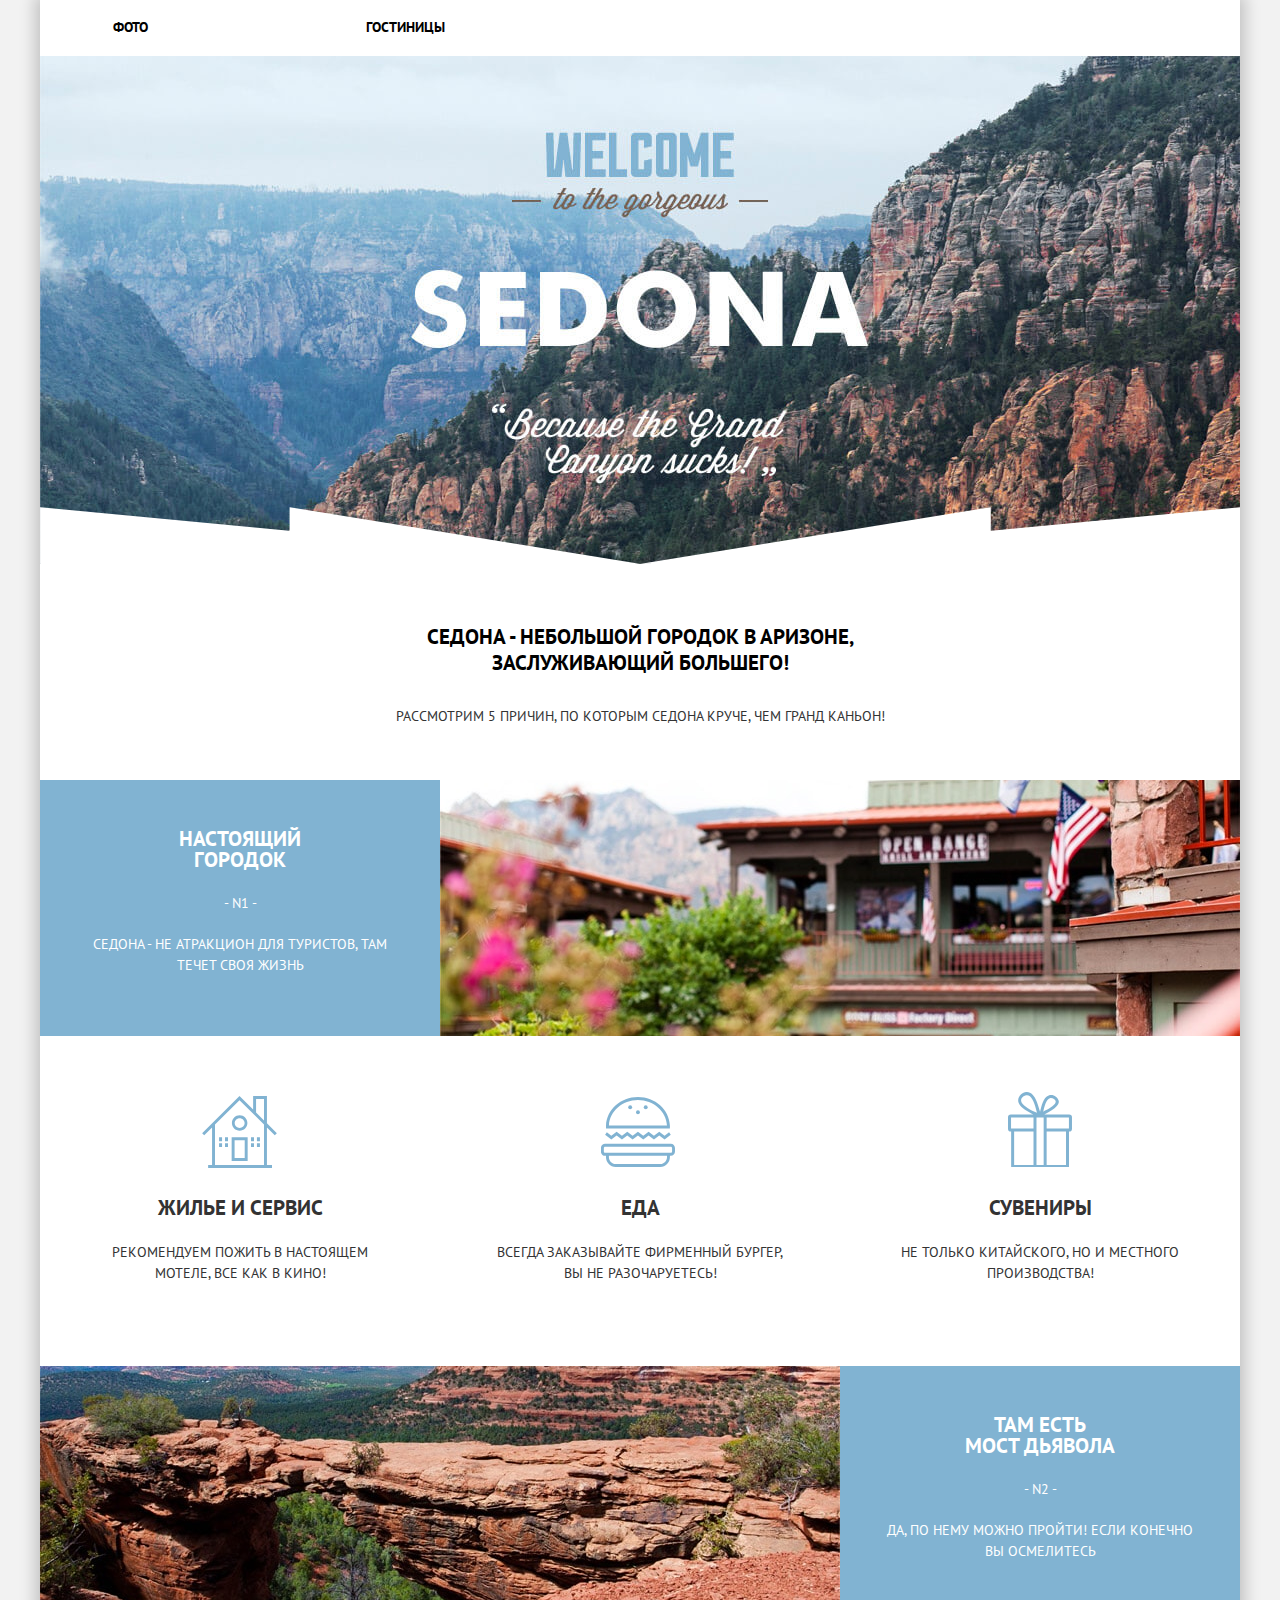
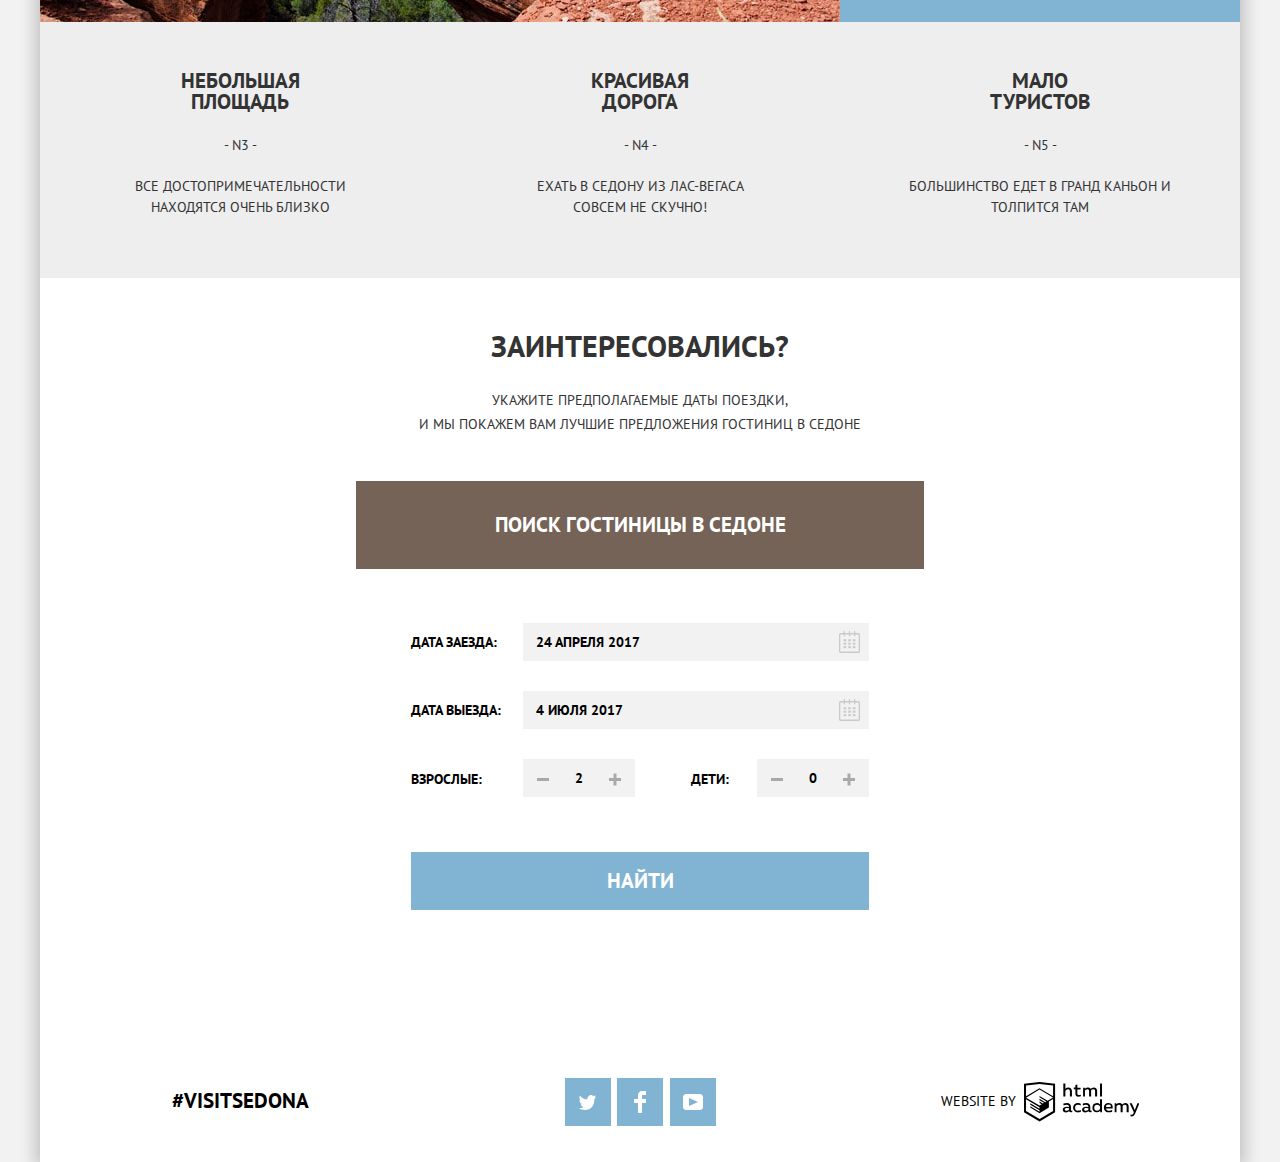
<file: index.html>
<!DOCTYPE html>
<html lang="ru">
  <head>
    <meta charset="utf-8">
    <title>HTML Academy: Седона</title>
    <link href="https://fonts.googleapis.com/css?family=PT+Sans:400,700&amp;subset=cyrillic" rel="stylesheet">
    <link href="css/normalize-min.css" rel="stylesheet">
    <link href="css/main-min.css" rel="stylesheet">
  </head>
  <body>
    <div class="page-wrapper">

      <header class="main-header">
        <nav class="nav">
          <a class="logo">
            <!-- <img src="img/logo.png" width="138" height="70" alt="Логотип городка Sedona"> -->
          </a>
          <ul class="menu">
            <!-- <li class="menu-item"><a href="info.html">Информация</a></li> -->
            <li class="menu-item"><a href="foto.html">Фото</a></li>
            <!-- <li class="menu-item"><a href="#">Карта штата</a></li> -->
            <li class="menu-item"><a href="hotels.html">Гостиницы</a></li>
          </ul>
        </nav>
      </header>

      <main class="main-content">
        <section class="promo">
          <h2 class="visually-hidden">Welcome to the gorgeous Sedonna</h2>
        </section>

        <section class="sigths">
          <header class="sigths-header">
            <h1>Cедона - небольшой городок в Аризоне,<br>заслуживающий большего!</h1>
            <p>
              Рассмотрим 5 причин, по которым Седона круче, чем Гранд Каньон!
            </p>
          </header>

          <h2 class="visually-hidden">Достопримечательности</h2>
          <ol class="sigths-list">
            <li class="sigths-item">
              <div class="sigths-item-blue">
                <div class="info">
                  <h3>Настоящий городок</h3>
                  <p>- N1 -</p>
                  <p>Седона - не атракцион для туристов, там течет своя жизнь</p>
                </div>
                <div class="wrapper-img">
                  <img class="sigths-img" src="img/index-town.jpg" width="800"
                    height="401" alt="Вид на красивейший городок">
                </div>
              </div>

              <section class="features">
                <h2 class="visually-hidden">Особенности</h2>
                <ul class="features-list">
                  <li class="features-item">
                    <h3>Жилье и сервис</h3>
                    <p>Рекомендуем пожить в настоящем мотеле, все как в кино!</p>
                  </li>
                  <li class="features-item">
                    <h3>Еда</h3>
                    <p>Всегда заказывайте фирменный бургер, вы не разочаруетесь!</p>
                  </li>
                  <li class="features-item">
                    <h3>Сувениры</h3>
                    <p>Не только китайского, но и местного производства!</p>
                  </li>
                </ul>
              </section>

            </li>
            <li class="sigths-item sigths-item-blue reverse">
              <div class="info">
                <h3>Там есть<br>мост дьявола</h3>
                <p>- N2 -</p>
                <p>Да, по нему можно пройти! Если конечно вы осмелитесь</p>
              </div>
              <div class="wrapper-img">
                <img class="sigths-img" src="img/index-bridge.jpg" width="800"
                  height="400" alt="Мост дьявола">
              </div>
            </li>
            <li class="sigths-item gray">
              <h3>Небольшая площадь</h3>
              <p>- N3 -</p>
              <p>Все достопримечательности находятся очень близко</p>
            </li>
            <li class="sigths-item gray">
              <h3>Красивая дорога</h3>
              <p>- N4 -</p>
              <p>Ехать в Седону из Лас-Вегаса совсем не скучно!</p>
            </li>
            <li class="sigths-item gray">
              <h3>Мало туристов</h3>
              <p>- N5 -</p>
              <p>Большинство едет в Гранд Каньон и толпится там</p>
            </li>
          </ol>
        </section>

        <section class="search">
          <h2 class="search-caption">Заинтересовались?</h2>
          <p>
            Укажите предполагаемые даты поездки,<br>
            и мы покажем Вам лучшие предложения гостиниц в Седоне
          </p>
          <button class="searh-button button-brown" type="button">Поиск гостиницы в Седоне</button>
          <form class="search-form" action="https://echo.htmlacademy.ru" method="post">
            <fieldset>
              <legend class="visually-hidden">Поиск гостиницы</legend>
              <div class="search-item date">
                <label for="arrival">Дата заезда:</label>
                <input type="text" name="arrival" id="arrival" value="24 апреля 2017">
                <button class="calendar-button" type="button" name="calendar">
                  <svg version="1.1" xmlns="http://www.w3.org/2000/svg" xmlns:xlink="http://www.w3.org/1999/xlink" x="0px" y="0px"
                  	width="21px" height="22px" viewBox="0 0 21 22" enable-background="new 0 0 21 22" xml:space="preserve" fill="#cacaca">
                    <path  d="M19.251,2.025h-2.845V0.648c0-0.381-0.294-0.689-0.656-0.689c-0.363,0-0.656,0.308-0.656,0.689v1.377h-3.938V0.648
                    	c0-0.381-0.294-0.689-0.655-0.689c-0.363,0-0.657,0.308-0.657,0.689v1.377H5.906V0.648c0-0.381-0.294-0.689-0.656-0.689
                    	c-0.363,0-0.657,0.308-0.657,0.689v1.377H1.75C0.784,2.025,0,2.847,0,3.862v16.302C0,21.179,0.784,22,1.75,22h17.501
                    	C20.217,22,21,21.179,21,20.164V3.862C21,2.847,20.217,2.025,19.251,2.025z M19.688,20.164c0,0.253-0.195,0.459-0.437,0.459H1.75
                    	c-0.241,0-0.438-0.206-0.438-0.459V3.862c0-0.253,0.196-0.459,0.438-0.459h2.844v1.378c0,0.381,0.294,0.689,0.657,0.689
                    	c0.362,0,0.656-0.308,0.656-0.689V3.403h3.938v1.378c0,0.381,0.294,0.689,0.657,0.689c0.361,0,0.655-0.308,0.655-0.689V3.403h3.938
                    	v1.378c0,0.381,0.293,0.689,0.656,0.689c0.362,0,0.656-0.308,0.656-0.689V3.403h2.845c0.241,0,0.437,0.206,0.437,0.459V20.164z"/>
                    <rect x="4.594" y="8.225" width="2.625" height="2.066"/>
                    <rect x="4.594" y="11.668" width="2.625" height="2.067"/>
                    <rect x="4.594" y="15.112" width="2.625" height="2.066"/>
                    <rect x="9.188" y="15.112" width="2.625" height="2.066"/>
                    <rect x="9.188" y="11.668" width="2.625" height="2.067"/>
                    <rect x="9.188" y="8.225" width="2.625" height="2.066"/>
                    <rect x="13.781" y="15.112" width="2.625" height="2.066"/>
                    <rect x="13.781" y="11.668" width="2.625" height="2.067"/>
                    <rect x="13.781" y="8.225" width="2.625" height="2.066"/>
                  </svg>
                </button>
              </div>
              <div class="search-item date">
                <label for="departure">Дата выезда:</label>
                <input type="text" name="departure" id="departure" value="4 июля 2017">
                <button class="calendar-button" type="button" name="calendar">
                  <svg version="1.1" xmlns="http://www.w3.org/2000/svg" xmlns:xlink="http://www.w3.org/1999/xlink" x="0px" y="0px"
                    width="21px" height="22px" viewBox="0 0 21 22" enable-background="new 0 0 21 22" xml:space="preserve" fill="#cacaca">
                    <path  d="M19.251,2.025h-2.845V0.648c0-0.381-0.294-0.689-0.656-0.689c-0.363,0-0.656,0.308-0.656,0.689v1.377h-3.938V0.648
                      c0-0.381-0.294-0.689-0.655-0.689c-0.363,0-0.657,0.308-0.657,0.689v1.377H5.906V0.648c0-0.381-0.294-0.689-0.656-0.689
                      c-0.363,0-0.657,0.308-0.657,0.689v1.377H1.75C0.784,2.025,0,2.847,0,3.862v16.302C0,21.179,0.784,22,1.75,22h17.501
                      C20.217,22,21,21.179,21,20.164V3.862C21,2.847,20.217,2.025,19.251,2.025z M19.688,20.164c0,0.253-0.195,0.459-0.437,0.459H1.75
                      c-0.241,0-0.438-0.206-0.438-0.459V3.862c0-0.253,0.196-0.459,0.438-0.459h2.844v1.378c0,0.381,0.294,0.689,0.657,0.689
                      c0.362,0,0.656-0.308,0.656-0.689V3.403h3.938v1.378c0,0.381,0.294,0.689,0.657,0.689c0.361,0,0.655-0.308,0.655-0.689V3.403h3.938
                      v1.378c0,0.381,0.293,0.689,0.656,0.689c0.362,0,0.656-0.308,0.656-0.689V3.403h2.845c0.241,0,0.437,0.206,0.437,0.459V20.164z"/>
                    <rect x="4.594" y="8.225" width="2.625" height="2.066"/>
                    <rect x="4.594" y="11.668" width="2.625" height="2.067"/>
                    <rect x="4.594" y="15.112" width="2.625" height="2.066"/>
                    <rect x="9.188" y="15.112" width="2.625" height="2.066"/>
                    <rect x="9.188" y="11.668" width="2.625" height="2.067"/>
                    <rect x="9.188" y="8.225" width="2.625" height="2.066"/>
                    <rect x="13.781" y="15.112" width="2.625" height="2.066"/>
                    <rect x="13.781" y="11.668" width="2.625" height="2.067"/>
                    <rect x="13.781" y="8.225" width="2.625" height="2.066"/>
                  </svg>
                </button>
              </div>
              <div class="search-item persons">
                <div class="search-adult">
                  <label for="adult">Взрослые:</label>
                  <button class="person-minus" type="button" name="button-minus"><span class="visually-hidden">-</span></button>
                  <input type="text" name="adult" id="adult" value="2">
                  <button class="person-plus" type="button" name="button-plus"><span class="visually-hidden">+</span></button>
                </div>
                <div class="search-children">
                  <label class="search-label-children" for="children">Дети:</label>
                  <button class="person-minus" type="button" name="button-minus"><span class="visually-hidden">-</span></button>
                  <input type="text" name="children" id="children" value="0">
                  <button class="person-plus" type="button" name="button-plus"><span class="visually-hidden">+</span></button>
                </div>
              </div>
              <button class="find-button button-blue" type="submit" name="search-hotels">Найти</button>
            </fieldset>
          </form>
        </section>

        <section class="map">
          <h2 class="visually-hidden">Как приехать в Седонну</h2>
          <iframe class="map-google" src="https://www.google.com/maps/embed?pb=!1m18!1m12!1m3!1d838910.231869137!2d-111.92577339491116!3d34.78094917663476!2m3!1f0!2f0!3f0!3m2!1i1024!2i768!4f13.1!3m3!1m2!1s0x872da132f942b00d%3A0x5548c523fa6c8efd!2z0KHQtdC00L7QvdCwLCDQkNGA0LjQt9C-0L3QsCA4NjMzNiwg0KHQqNCQ!5e0!3m2!1sru!2sby!4v1522406996345"
            width="1200" height="593" allowfullscreen></iframe>
          <img class="map-img visually-hidden" src="img/index-map.png" width="1200" height="593"
            alt="Как проехать в Седону">
        </section>
      </main>

      <footer class="main-footer">
        <p class="footer-item heshtag">
          <span class="hechtag-center">#Visitsedona</span>
        </p>

        <div class="footer-item social">
          <ul class="footer-social">
            <li>
              <a class="social-button button-blue tw" href="#">
                <span class="visually-hidden">twitter</span>
                <svg version="1.1" xmlns="http://www.w3.org/2000/svg" xmlns:xlink="http://www.w3.org/1999/xlink" x="0px" y="0px"
  	              width="17px" height="15px" viewBox="0 0 17 15" enable-background="new 0 0 17 15" xml:space="preserve">
              		<path fill="#FFFFFF" d="M10.95,0.144c1.685-0.496,2.984,0.27,3.577,1.179c0.673-0.231,1.331-0.481,2.011-0.708
              			c-0.004,0.861-0.522,1.513-0.857,1.768c0.685,0.17,1.304-0.491,1.304-0.491c-0.169,1-1.006,1.788-1.563,2.024
              			c-0.231,6.75-3.175,11.217-10.077,11.082c-0.522,0,0.075,0-0.446,0c-0.41,0-4.164-0.46-4.898-1.887
              			c2.271,0.196,3.893-0.422,4.693-1.177c-0.96-0.3-2.679-0.477-2.979-2.95C2.064,9.09,2.279,9.212,2.905,9.103
              			C1.705,8.247,0.374,7.53,0.448,5.33c0.285,0.328,1.067,0.536,1.34,0.472c-0.703-0.241-1.97-3.36-0.894-4.952
              			c1.818,1.854,3.735,3.606,7.152,3.773C8.254,2.33,9.183,0.793,10.95,0.144z"/>
                </svg>
              </a>
            </li>
            <li>
              <a class="social-button button-blue fb" href="#">
                <span class="visually-hidden">facebook</span>
                <svg version="1.1" id="Layer_2" xmlns="http://www.w3.org/2000/svg" xmlns:xlink="http://www.w3.org/1999/xlink" x="0px" y="0px"
	                width="12px" height="22px" viewBox="0 0 12 22" enable-background="new 0 0 12 22" xml:space="preserve">
                  <path fill="#FFFFFF" d="M12,4V0H8C5.791,0,4,1.791,4,4v4H0v4h4v10h4V12h4V8H8V4H12z"/>
                </svg>
              </a>
            </li>
            <li>
              <a class="social-button button-blue yt" href="#"><span class="visually-hidden">youtube</span>
                <svg version="1.1" xmlns="http://www.w3.org/2000/svg" xmlns:xlink="http://www.w3.org/1999/xlink" x="0px" y="0px"
                  width="20px" height="16px" viewBox="0 0 20 16" enable-background="new 0 0 20 16" xml:space="preserve">
                  <path fill="#FFFFFF" d="M17,0H3C1.35,0,0,1.35,0,3v10c0,1.65,1.35,3,3,3h14c1.65,0,3-1.35,3-3V3C20,1.35,18.65,0,17,0z
                  M6.027,11.998V4.002L15.014,8L6.027,11.998z"/>
                </svg>
              </a>
            </li>
          </ul>
        </div>

        <p class="footer-item copyright">
            <span>Website by</span>
            <a class="copyright-icon" href="https://htmlacademy.ru/intensive/htmlcss" target="_blank">
              <span class="visually-hidden">html academi</span>
              <svg data-name="Layer 1" xmlns="http://www.w3.org/2000/svg" viewBox="0 0 113 39"><title>logo_name</title><path d="M401.93,351.51a2.07,2.07,0,0,0,.58-0.11v1.4a3.41,3.41,0,0,1-1.24.22,1.75,1.75,0,0,1-1.75-1,5.08,5.08,0,0,1-3.3,1.13c-1.59,0-3.06-.87-3.06-2.68,0-2.24,2.08-2.93,3.9-2.93a11.63,11.63,0,0,1,2.28.26v-0.31c0-1.09-.8-1.86-2.3-1.86a7.79,7.79,0,0,0-3.15.67v-1.79a10.72,10.72,0,0,1,3.35-.58c2.48,0,4,1.18,4,3.83v3.14A0.57,0.57,0,0,0,401.93,351.51Zm-6.76-1.19a1.42,1.42,0,0,0,1.64,1.29,3.56,3.56,0,0,0,2.53-1V349.1a10.21,10.21,0,0,0-1.9-.22C396.34,348.89,395.17,349.23,395.17,350.33Z" transform="translate(-355.09 -323.29)" fill="#000"/><path d="M408.15,343.91a5.29,5.29,0,0,1,2.7.67v1.79a4.28,4.28,0,0,0-2.42-.73,2.89,2.89,0,1,0,0,5.76,5.26,5.26,0,0,0,2.55-.67v1.8a6.58,6.58,0,0,1-2.9.6,4.42,4.42,0,0,1-4.72-4.54A4.54,4.54,0,0,1,408.15,343.91Z" transform="translate(-355.09 -323.29)" fill="#000"/><path d="M420.93,351.51a2.07,2.07,0,0,0,.58-0.11v1.4a3.41,3.41,0,0,1-1.24.22,1.75,1.75,0,0,1-1.75-1,5.08,5.08,0,0,1-3.3,1.13c-1.59,0-3.06-.87-3.06-2.68,0-2.24,2.08-2.93,3.9-2.93a11.63,11.63,0,0,1,2.28.26v-0.31c0-1.09-.8-1.86-2.3-1.86a7.79,7.79,0,0,0-3.15.67v-1.79a10.72,10.72,0,0,1,3.35-.58c2.48,0,4,1.18,4,3.83v3.14A0.57,0.57,0,0,0,420.93,351.51Zm-6.76-1.19a1.42,1.42,0,0,0,1.64,1.29,3.56,3.56,0,0,0,2.53-1V349.1a10.21,10.21,0,0,0-1.9-.22C415.33,348.89,414.17,349.23,414.17,350.33Z" transform="translate(-355.09 -323.29)" fill="#000"/><path d="M431.76,340.14V352.9H430v-1.39a4.07,4.07,0,0,1-3.35,1.62,4.62,4.62,0,0,1,0-9.22,4,4,0,0,1,3.15,1.37v-5.14h2ZM427,345.62a2.9,2.9,0,0,0,0,5.8,3,3,0,0,0,2.79-1.84v-2.13A3.06,3.06,0,0,0,427,345.62Z" transform="translate(-355.09 -323.29)" fill="#000"/><path d="M438.08,343.91c3.48,0,4.68,2.81,4.12,5.34h-6.58c0.22,1.57,1.75,2.22,3.35,2.22a6.41,6.41,0,0,0,2.77-.62v1.68a7.5,7.5,0,0,1-3.14.6c-2.68,0-5-1.53-5-4.61A4.39,4.39,0,0,1,438.08,343.91Zm0.09,1.62a2.39,2.39,0,0,0-2.57,2.26h4.85A2.06,2.06,0,0,0,438.17,345.53Z" transform="translate(-355.09 -323.29)" fill="#000"/><path d="M444.19,352.9v-8.75h1.73v1.09a4,4,0,0,1,2.92-1.33,3,3,0,0,1,2.73,1.4,4.33,4.33,0,0,1,3.06-1.4,3.21,3.21,0,0,1,3.32,3.52v5.47h-2v-5.41a1.67,1.67,0,0,0-1.73-1.84,2.94,2.94,0,0,0-2.17,1.18c0,0.2,0,.4,0,0.6v5.47h-2v-5.41a1.67,1.67,0,0,0-1.73-1.84,3.11,3.11,0,0,0-2.32,1.35v5.91h-2Z" transform="translate(-355.09 -323.29)" fill="#000"/><path d="M466.56,344.15h2l-4.1,9.93c-0.95,2.28-2.19,3-3.52,3a5,5,0,0,1-1.15-.15v-1.66a3,3,0,0,0,.89.13c0.95,0,1.66-.67,2.17-2l0.18-.44-4.16-8.82H461l3,6.6Z" transform="translate(-355.09 -323.29)" fill="#000"/><path d="M395.75,324.82v5a4,4,0,0,1,2.83-1.2,3.41,3.41,0,0,1,3.61,3.57v5.41h-2v-5.16a1.9,1.9,0,0,0-2-2.1,3.08,3.08,0,0,0-2.44,1.46v5.8h-2V324.82h2Z" transform="translate(-355.09 -323.29)" fill="#000"/><path d="M407.52,325.71v3.12h3.17v1.71h-3.17v4c0,1.15.53,1.53,1.66,1.53a4.71,4.71,0,0,0,1.77-.35v1.68a7.14,7.14,0,0,1-2.35.38,2.68,2.68,0,0,1-3-2.88v-4.38H404v-1.71h1.57v-2.64Z" transform="translate(-355.09 -323.29)" fill="#000"/><path d="M413.19,337.58v-8.75h1.73v1.09a4,4,0,0,1,2.92-1.33,3,3,0,0,1,2.73,1.4,4.33,4.33,0,0,1,3.06-1.4,3.21,3.21,0,0,1,3.32,3.52v5.47h-2v-5.41a1.67,1.67,0,0,0-1.73-1.84,2.94,2.94,0,0,0-2.17,1.18c0,0.2,0,.4,0,0.6v5.47h-2v-5.41a1.67,1.67,0,0,0-1.73-1.84,3.11,3.11,0,0,0-2.32,1.35v5.91h-2Z" transform="translate(-355.09 -323.29)" fill="#000"/><rect x="74.72" y="1.52" width="1.95" height="12.76" fill="#000"/><path d="M370.53,323.31l-0.16,0-15.28,1.6v28L370.37,362l15.28-9.09v-28Zm13.12,28.45-13.28,7.9-13.28-7.9V340.28l13.22,7.87,0,1.43-9.07-5.4v1.38l9.11,5.47,0,1.46-9.1-5.42v1.38l9.11,5.47h0l9.19-5.5v-1.39h0v-4.52l4.1-2.45v11.67Zm0-13.16L380,340.74h0l-1.68,1-8-4.76v1.38l6.84,4.07-0.06,0-0.15.09-1,.57-5.64-3.36v1.38l4.45,2.65-1.05.7,0,0-3.36-2v1.38l2.21,1.3-2.25,1.35-13.16-7.82,13.17-7.92h0Zm0-1.39-13.35-7.87h0l-13.2,7.86v-10.5l13.28-1.39,13.28,1.39v10.51Z" transform="translate(-355.09 -323.29)" fill="#000"/></svg>
            </a>
        </p>
      </footer>
    </div>
    <script src="js/javas-min.js"></script>
  </body>
</html>
</file>
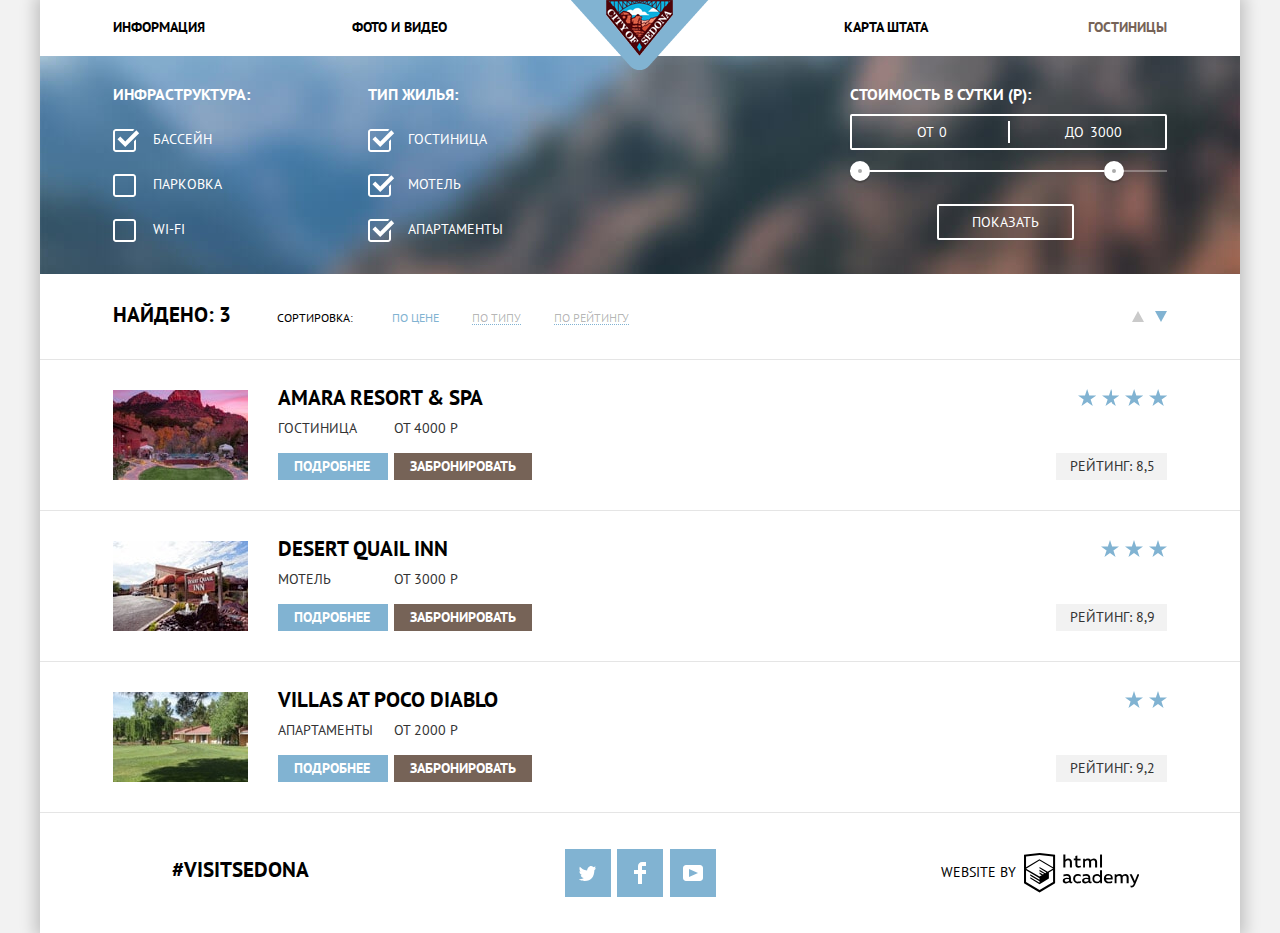
<file: hotels.html>
<!DOCTYPE html>
<html lang="ru">
  <head>
    <meta charset="utf-8">
    <title>HTML Academy: Седона</title>
    <link href="https://fonts.googleapis.com/css?family=PT+Sans:400,700&amp;subset=cyrillic" rel="stylesheet">
    <link href="css/normalize-min.css" rel="stylesheet">
    <link href="css/main-min.css" rel="stylesheet">
  </head>
  <body>
    <div class="page-wrapper">

      <header class="main-header">
        <nav class="nav">
          <a class="logo" href="index.html">
            <img src="img/logo.png" width="138" height="70" alt="Логотип городка Sedona">
          </a>
            <ul class="menu">
              <li class="menu-item"><a href="info.html">Информация</a></li>
              <li class="menu-item"><a href="foto.html">Фото и видео</a></li>
              <li class="menu-item"><a href="#">Карта штата</a></li>
              <li class="menu-item"><a  class="menu-active">Гостиницы</a></li>
            </ul>
        </nav>
      </header>

      <main class="main-content">
        <h1 class="visually-hidden">Поиск гостиниц</h1>

        <section class="filtres">
          <h2 class="visually-hidden">Фильтр поиска гостиницы</h2>

          <form class="filtres-form" action="https://echo.htmlacademy.ru"
            method="get" oninput="min_result.value=min_price.value; max_result.value=max_price.value">
            <fieldset class="infrastructure">
              <legend>Инфраструктура:</legend>
              <ul>
                <li class="filtres-option">
                  <label>
                    <input class="visually-hidden" type="checkbox" name="pool" id="pool" checked>
                    Бассейн
                    <span class="checkbox-indicator"></span>
                  </label>
                </li>
                <li class="filtres-option">
                  <label>
                    <input class="visually-hidden" type="checkbox" name="parking" id="parking">
                    Парковка
                    <span class="checkbox-indicator"></span>
                  </label>
                </li>
                <li class="filtres-option">
                  <label>
                    <input class="visually-hidden" type="checkbox" name="wi-fi" id="wi-fi">
                    Wi-fi
                    <span class="checkbox-indicator"></span>
                  </label>
                </li>
              </ul>
            </fieldset>

            <fieldset class="hotel-type">
              <legend>Тип жилья:</legend>
              <ul>
                <li class="filtres-option">
                  <label>
                    <input class="visually-hidden" type="checkbox" name="hotel" id="hotel" checked>
                    Гостиница
                    <span class="checkbox-indicator"></span>
                  </label>
                </li>
                <li class="filtres-option">
                  <label>
                    <input class="visually-hidden" type="checkbox" name="motel" id="motel" checked>
                    Мотель
                    <span class="checkbox-indicator"></span>
                  </label>
                </li>
                <li class="filtres-option">
                  <label>
                    <input class="visually-hidden" type="checkbox" name="apartments" id="apartments" checked>
                    Апартаменты
                    <span class="checkbox-indicator"></span>
                  </label>
                </li>
              </ul>
            </fieldset>

            <div class="cost-container">
              <div class="filter-range">
                <div class="filter-range-title">Стоимость в сутки (р):</div>
                <div class="price-controls">
                  <label class="min-price">от <input type="text" name="min-price" value="0"></label>
                  <label class="max-price">до <input type="text" name="max-price" value="3000"></label>
                </div>
                <div class="range-controls">
                  <div class="scale">
                    <div class="bar"></div>
                  </div>
                  <div class="range-toggle range-toggle-min"></div>
                  <div class="range-toggle range-toggle-max"></div>
                </div>
                <button class="btn-transparent" type="submit">Показать</button>
              </div>
            </div>
          </form>
        </section>

        <section class="sorting">
          <h2 class="visually-hidden">Сортировка найденного</h2>
          <p class="title">Найдено: <output name="filter-result">3</output></p>
          <p class="type">Сортировка:</p>
          <ul class="sorting-list">
            <li class="sorting-item">
              <button class="sorting-button active" type="button" name="sorting-value">По цене</button>
            </li>
            <li class="sorting-item">
              <button class="sorting-button" type="button" name="sorting-typ">По типу</button>
            </li>
            <li class="sorting-item">
              <button class="sorting-button" type="button" name="sorting-rating">По рейтингу</button>
            </li>
          </ul>

          <div class="sorting-arrow">
            <button class="arrow-button arrow-up" type="button" name="sorting-ascending">
              <span class="visually-hidden">по возрастанию</span>
            </button>
            <button class="arrow-button arrow-down arrow-active" type="button" name="sorting-descending">
              <span class="visually-hidden">по убыванию</span>
            </button>
          </div>
        </section>

        <section class="hotels">
          <h2 class="visually-hidden">Список гостиниц</h2>

          <ul class="hotels-list">
            <li class="hotels-item">
              <img src="img/hotels-amara.jpg" width="135" height="90" alt="Гостиница Amara Resort & SPA">

              <div class="hotels-info">
                <h3>
                  <a class="hotel-name" href="hotel-1.html">Amara Resort & SPA</a>
                </h3>
                <div class="hotels-info-wrap">
                  <div class="hotels-info-left">
                    <span class="hotels-item-type">Гостиница</span>
                    <a class="hotels-button button-blue" href="hotel-1.html">Подробнее</a>
                  </div>
                  <div class="hotels-info-right">
                    <span class="hotels-item-value">от 4000 Р</span>
                    <button class="hotels-button button-brown" type="button"
                      name="amara-book">Забронировать</button>
                  </div>
                </div>
              </div>

              <div class="ratings">
                <div class="ratings-stars four-stars">
                  <span class="visually-hidden">****</span>
                </div>
                <span class="ratings-visitor">Рейтинг: 8,5</span>
              </div>
            </li>

            <li class="hotels-item">
              <img src="img/hotels-desert.jpg" width="135" height="90" alt="Мотель Desert Quail Inn">

              <div class="hotels-info">
                <h3>
                  <a class="hotel-name" href="hotel-2.html">Desert Quail Inn</a>
                </h3>
                <div class="hotels-info-wrap">
                  <div class="hotels-info-left">
                    <span class="hotels-item-type">Мотель</span>
                    <a class="hotels-button button-blue" href="hotel-2.html">Подробнее</a>
                  </div>
                  <div class="hotels-info-right">
                    <span class="hotels-item-value">от 3000 Р</span>
                    <button class="hotels-button button-brown" type="button"
                      name="desert-book">Забронировать</button>
                  </div>
                </div>
              </div>

              <div class="ratings">
                <div class="ratings-stars three-stars">
                  <span class="visually-hidden">***</span>
                </div>
                <span class="ratings-visitor">Рейтинг: 8,9</span>
              </div>
            </li>

            <li class="hotels-item">
              <img src="img/hotels-villas.jpg" width="135" height="90"
                alt="Апартаменты Villas At Poco Diablo">

              <div class="hotels-info">
                <h3>
                  <a class="hotel-name" href="hotel-3.html">Villas At Poco Diablo</a>
                </h3>
                <div class="hotels-info-wrap">
                  <div class="hotels-info-left">
                    <span class="hotels-item-type">Апартаменты</span>
                    <a class="hotels-button button-blue" href="hotel-3.html">Подробнее</a>
                  </div>
                  <div class="hotels-info-right">
                    <span class="hotels-item-value">от 2000 Р</span>
                    <button class="hotels-button button-brown" type="button"
                      name="villas-book">Забронировать</button>
                  </div>
                </div>
              </div>

              <div class="ratings">
                <div class="ratings-stars two-stars">
                  <span class="visually-hidden">**</span>
                </div>
                <span class="ratings-visitor">Рейтинг: 9,2</span>
              </div>
            </li>
          </ul>
        </section>
      </main>

      <footer class="main-footer footer-hotels">
        <p class="footer-item heshtag">
          <span class="center">#Visitsedona</span>
        </p>

        <div class="footer-item social">
          <ul class="footer-social">
            <li>
              <a class="social-button button-blue tw" href="#">
                <span class="visually-hidden">twitter</span>
                <svg version="1.1" xmlns="http://www.w3.org/2000/svg" xmlns:xlink="http://www.w3.org/1999/xlink" x="0px" y="0px"
                  width="17px" height="15px" viewBox="0 0 17 15" enable-background="new 0 0 17 15" xml:space="preserve">
                  <path fill="#FFFFFF" d="M10.95,0.144c1.685-0.496,2.984,0.27,3.577,1.179c0.673-0.231,1.331-0.481,2.011-0.708
                    c-0.004,0.861-0.522,1.513-0.857,1.768c0.685,0.17,1.304-0.491,1.304-0.491c-0.169,1-1.006,1.788-1.563,2.024
                    c-0.231,6.75-3.175,11.217-10.077,11.082c-0.522,0,0.075,0-0.446,0c-0.41,0-4.164-0.46-4.898-1.887
                    c2.271,0.196,3.893-0.422,4.693-1.177c-0.96-0.3-2.679-0.477-2.979-2.95C2.064,9.09,2.279,9.212,2.905,9.103
                    C1.705,8.247,0.374,7.53,0.448,5.33c0.285,0.328,1.067,0.536,1.34,0.472c-0.703-0.241-1.97-3.36-0.894-4.952
                    c1.818,1.854,3.735,3.606,7.152,3.773C8.254,2.33,9.183,0.793,10.95,0.144z"/>
                </svg>
              </a>
            </li>
            <li>
              <a class="social-button button-blue fb" href="#">
                <span class="visually-hidden">facebook</span>
                <svg version="1.1" id="Layer_2" xmlns="http://www.w3.org/2000/svg" xmlns:xlink="http://www.w3.org/1999/xlink" x="0px" y="0px"
                  width="12px" height="22px" viewBox="0 0 12 22" enable-background="new 0 0 12 22" xml:space="preserve">
                  <path fill="#FFFFFF" d="M12,4V0H8C5.791,0,4,1.791,4,4v4H0v4h4v10h4V12h4V8H8V4H12z"/>
                </svg>
              </a>
            </li>
            <li>
              <a class="social-button button-blue yt" href="#">
                <span class="visually-hidden">youtube</span>
                <svg version="1.1" xmlns="http://www.w3.org/2000/svg" xmlns:xlink="http://www.w3.org/1999/xlink" x="0px" y="0px"
                  width="20px" height="16px" viewBox="0 0 20 16" enable-background="new 0 0 20 16" xml:space="preserve">
                  <path fill="#FFFFFF" d="M17,0H3C1.35,0,0,1.35,0,3v10c0,1.65,1.35,3,3,3h14c1.65,0,3-1.35,3-3V3C20,1.35,18.65,0,17,0z
                    M6.027,11.998V4.002L15.014,8L6.027,11.998z"/>
                </svg>
              </a>
            </li>
          </ul>
        </div>

        <p class="footer-item copyright">
          <span>Website by</span>
          <a class="copyright-icon" href="https://htmlacademy.ru/intensive/htmlcss" target="_blank">
            <span class="visually-hidden">html academi</span>
            <svg data-name="Layer 1" xmlns="http://www.w3.org/2000/svg" viewBox="0 0 113 39"><title>logo_name</title><path d="M401.93,351.51a2.07,2.07,0,0,0,.58-0.11v1.4a3.41,3.41,0,0,1-1.24.22,1.75,1.75,0,0,1-1.75-1,5.08,5.08,0,0,1-3.3,1.13c-1.59,0-3.06-.87-3.06-2.68,0-2.24,2.08-2.93,3.9-2.93a11.63,11.63,0,0,1,2.28.26v-0.31c0-1.09-.8-1.86-2.3-1.86a7.79,7.79,0,0,0-3.15.67v-1.79a10.72,10.72,0,0,1,3.35-.58c2.48,0,4,1.18,4,3.83v3.14A0.57,0.57,0,0,0,401.93,351.51Zm-6.76-1.19a1.42,1.42,0,0,0,1.64,1.29,3.56,3.56,0,0,0,2.53-1V349.1a10.21,10.21,0,0,0-1.9-.22C396.34,348.89,395.17,349.23,395.17,350.33Z" transform="translate(-355.09 -323.29)" fill="#000"/><path d="M408.15,343.91a5.29,5.29,0,0,1,2.7.67v1.79a4.28,4.28,0,0,0-2.42-.73,2.89,2.89,0,1,0,0,5.76,5.26,5.26,0,0,0,2.55-.67v1.8a6.58,6.58,0,0,1-2.9.6,4.42,4.42,0,0,1-4.72-4.54A4.54,4.54,0,0,1,408.15,343.91Z" transform="translate(-355.09 -323.29)" fill="#000"/><path d="M420.93,351.51a2.07,2.07,0,0,0,.58-0.11v1.4a3.41,3.41,0,0,1-1.24.22,1.75,1.75,0,0,1-1.75-1,5.08,5.08,0,0,1-3.3,1.13c-1.59,0-3.06-.87-3.06-2.68,0-2.24,2.08-2.93,3.9-2.93a11.63,11.63,0,0,1,2.28.26v-0.31c0-1.09-.8-1.86-2.3-1.86a7.79,7.79,0,0,0-3.15.67v-1.79a10.72,10.72,0,0,1,3.35-.58c2.48,0,4,1.18,4,3.83v3.14A0.57,0.57,0,0,0,420.93,351.51Zm-6.76-1.19a1.42,1.42,0,0,0,1.64,1.29,3.56,3.56,0,0,0,2.53-1V349.1a10.21,10.21,0,0,0-1.9-.22C415.33,348.89,414.17,349.23,414.17,350.33Z" transform="translate(-355.09 -323.29)" fill="#000"/><path d="M431.76,340.14V352.9H430v-1.39a4.07,4.07,0,0,1-3.35,1.62,4.62,4.62,0,0,1,0-9.22,4,4,0,0,1,3.15,1.37v-5.14h2ZM427,345.62a2.9,2.9,0,0,0,0,5.8,3,3,0,0,0,2.79-1.84v-2.13A3.06,3.06,0,0,0,427,345.62Z" transform="translate(-355.09 -323.29)" fill="#000"/><path d="M438.08,343.91c3.48,0,4.68,2.81,4.12,5.34h-6.58c0.22,1.57,1.75,2.22,3.35,2.22a6.41,6.41,0,0,0,2.77-.62v1.68a7.5,7.5,0,0,1-3.14.6c-2.68,0-5-1.53-5-4.61A4.39,4.39,0,0,1,438.08,343.91Zm0.09,1.62a2.39,2.39,0,0,0-2.57,2.26h4.85A2.06,2.06,0,0,0,438.17,345.53Z" transform="translate(-355.09 -323.29)" fill="#000"/><path d="M444.19,352.9v-8.75h1.73v1.09a4,4,0,0,1,2.92-1.33,3,3,0,0,1,2.73,1.4,4.33,4.33,0,0,1,3.06-1.4,3.21,3.21,0,0,1,3.32,3.52v5.47h-2v-5.41a1.67,1.67,0,0,0-1.73-1.84,2.94,2.94,0,0,0-2.17,1.18c0,0.2,0,.4,0,0.6v5.47h-2v-5.41a1.67,1.67,0,0,0-1.73-1.84,3.11,3.11,0,0,0-2.32,1.35v5.91h-2Z" transform="translate(-355.09 -323.29)" fill="#000"/><path d="M466.56,344.15h2l-4.1,9.93c-0.95,2.28-2.19,3-3.52,3a5,5,0,0,1-1.15-.15v-1.66a3,3,0,0,0,.89.13c0.95,0,1.66-.67,2.17-2l0.18-.44-4.16-8.82H461l3,6.6Z" transform="translate(-355.09 -323.29)" fill="#000"/><path d="M395.75,324.82v5a4,4,0,0,1,2.83-1.2,3.41,3.41,0,0,1,3.61,3.57v5.41h-2v-5.16a1.9,1.9,0,0,0-2-2.1,3.08,3.08,0,0,0-2.44,1.46v5.8h-2V324.82h2Z" transform="translate(-355.09 -323.29)" fill="#000"/><path d="M407.52,325.71v3.12h3.17v1.71h-3.17v4c0,1.15.53,1.53,1.66,1.53a4.71,4.71,0,0,0,1.77-.35v1.68a7.14,7.14,0,0,1-2.35.38,2.68,2.68,0,0,1-3-2.88v-4.38H404v-1.71h1.57v-2.64Z" transform="translate(-355.09 -323.29)" fill="#000"/><path d="M413.19,337.58v-8.75h1.73v1.09a4,4,0,0,1,2.92-1.33,3,3,0,0,1,2.73,1.4,4.33,4.33,0,0,1,3.06-1.4,3.21,3.21,0,0,1,3.32,3.52v5.47h-2v-5.41a1.67,1.67,0,0,0-1.73-1.84,2.94,2.94,0,0,0-2.17,1.18c0,0.2,0,.4,0,0.6v5.47h-2v-5.41a1.67,1.67,0,0,0-1.73-1.84,3.11,3.11,0,0,0-2.32,1.35v5.91h-2Z" transform="translate(-355.09 -323.29)" fill="#000"/><rect x="74.72" y="1.52" width="1.95" height="12.76" fill="#000"/><path d="M370.53,323.31l-0.16,0-15.28,1.6v28L370.37,362l15.28-9.09v-28Zm13.12,28.45-13.28,7.9-13.28-7.9V340.28l13.22,7.87,0,1.43-9.07-5.4v1.38l9.11,5.47,0,1.46-9.1-5.42v1.38l9.11,5.47h0l9.19-5.5v-1.39h0v-4.52l4.1-2.45v11.67Zm0-13.16L380,340.74h0l-1.68,1-8-4.76v1.38l6.84,4.07-0.06,0-0.15.09-1,.57-5.64-3.36v1.38l4.45,2.65-1.05.7,0,0-3.36-2v1.38l2.21,1.3-2.25,1.35-13.16-7.82,13.17-7.92h0Zm0-1.39-13.35-7.87h0l-13.2,7.86v-10.5l13.28-1.39,13.28,1.39v10.51Z" transform="translate(-355.09 -323.29)" fill="#000"/></svg>
          </a>
        </p>
      </footer>
    </div>
  </body>
</html>
</file>
<file: css/main-min.css>
@-webkit-keyframes exit{0%{-webkit-transform:translateX(0);transform:translateX(0)}70%{-webkit-transform:translateX(-10px);transform:translateX(-10px)}90%{-webkit-transform:translateX(30px);transform:translateX(30px)}to{-webkit-transform:translateX(-2000px);transform:translateX(-2000px)}}@keyframes exit{0%{-webkit-transform:translateX(0);transform:translateX(0)}70%{-webkit-transform:translateX(-10px);transform:translateX(-10px)}90%{-webkit-transform:translateX(30px);transform:translateX(30px)}to{-webkit-transform:translateX(-2000px);transform:translateX(-2000px)}}html{-webkit-box-sizing:border-box;box-sizing:border-box}*,::after,::before{-webkit-box-sizing:inherit;box-sizing:inherit}a{text-decoration:none}img{max-width:100%;height:auto}body{margin:0;padding:0;font-family:"PT Sans",Arial,sans-serif;font-size:14px;line-height:21px;text-transform:uppercase;color:#333;background-color:#f2f2f2}.visually-hidden:not(:focus):not(:active),input[type=checkbox].visually-hidden,input[type=radio].visually-hidden{position:absolute;width:1px;height:1px;margin:-1px;border:0;padding:0;white-space:nowrap;-webkit-clip-path:inset(100%);clip-path:inset(100%);clip:rect(0 0 0 0);overflow:hidden}.nav,.page-wrapper{background-color:#fff}.page-wrapper{width:1200px;margin:0 auto;-webkit-box-shadow:0 0 15px 5px rgba(0,1,1,.2);box-shadow:0 0 15px 5px rgba(0,1,1,.2)}.nav{position:relative;padding-top:14px;min-height:56px;font-weight:700;line-height:26px}.logo{position:absolute;left:calc(50% - 69px);top:0;z-index:1}.menu{display:-webkit-box;display:-ms-flexbox;display:flex;margin:0;padding:0;list-style:none}.menu-item{width:239px}.menu-item:nth-child(3){margin-left:auto}.menu-item:first-child a,.menu-item:nth-child(2) a{margin-left:73px}.menu-item:last-child,.menu-item:nth-child(3){text-align:right}.menu-item:last-child a,.menu-item:nth-child(3) a{margin-right:73px}.menu a{color:#000}.menu a:not(.menu-active):focus,.menu a:not(.menu-active):hover{color:#81b3d2}.menu a:not(.menu-active):active{color:rgba(0,0,0,.3)}.menu .menu-active{color:#766357}.promo,.promo::after{width:1200px;background-repeat:no-repeat}.promo{min-height:508px;background-color:#81b3d2;background-position:center -56px;position:relative;background-image:url(../img/index-welcome-fixed.jpg)}.promo::after{content:'';position:absolute;bottom:0;left:0;height:57px;background-image:url(../img/index-canyonmask.png)}.sigths{margin-bottom:50px}.sigths-header{margin-top:60px;text-align:center}.sigths-header h1{padding:0;margin:0 0 30px;font-size:21px;line-height:26px;color:#000}.sigths-header p{margin:0 0 53px;padding:0}.sigths-list{display:-webkit-box;display:-ms-flexbox;display:flex;-ms-flex-wrap:wrap;flex-wrap:wrap;margin:0;padding:0;list-style:none}.sigths-item{text-align:center}.features-list,.sigths-item-blue{display:-webkit-box;display:-ms-flexbox;display:flex}.sigths-item-blue{background-color:#81b3d2}.sigths-item-blue.reverse{-webkit-box-orient:horizontal;-webkit-box-direction:reverse;-ms-flex-direction:row-reverse;flex-direction:row-reverse}.sigths-item .info{width:400px;padding-left:46px;padding-right:46px;color:#fff}.sigths-item h3{margin:48px 0 23px;padding:0 52px;font-size:21px}.sigths-item p{margin:0 0 20px}.sigths-item .wrapper-img{position:relative;min-height:256px;width:800px;overflow:hidden}.sigths-item img{position:absolute;display:block;top:-77px}.sigths-item.gray{width:400px;min-height:256px;padding-left:69px;padding-right:69px;background-color:#eee}.features-list{margin:0;padding:0;list-style:none}.features-item{width:400px;min-height:330px;padding-left:47px;padding-right:47px;text-align:center}.features-item h3{position:relative;padding-top:161px;margin:0 0 24px}.features-item h3::before{content:'';position:absolute;width:75px;height:75px}.features-item:first-child h3::before{top:60px;left:115px;background-image:url(../img/index-house.svg);background-repeat:no-repeat}.features-item:nth-child(2) h3::before{top:61px;left:114px;background-image:url(../img/index-fod.svg);background-repeat:no-repeat}.features-item:last-child h3::before{top:56px;left:121px;background-image:url(../img/index-suvenir.svg);background-repeat:no-repeat}.search{position:relative;text-align:center}.search h2{margin:0 0 24px;padding:0;font-size:30px;line-height:36px}.search p{margin:0 0 45px;padding:0;line-height:24px}.searh-button{width:568px;padding-top:31px;padding-bottom:31px;font-size:21px;line-height:26px}.button-brown{text-transform:inherit;font-weight:700;color:#fff;background-color:#766357;border:0;cursor:pointer}.button-brown:focus,.button-brown:hover{background-color:#604e43}.button-brown:active{color:rgba(255,255,255,.3);background-color:#503e33}.search-form{position:absolute;left:calc(50% - 284px);width:568px;margin:0 auto;padding-top:54px;background-color:#fff}.search-form fieldset{margin:0 auto;padding:0;width:458px;border:0}.search-form,.search-form input{text-transform:inherit;font-size:14px;line-height:26px;font-weight:700;color:#000}.search-item{position:relative;display:-webkit-box;display:-ms-flexbox;display:flex;-webkit-box-align:baseline;-ms-flex-align:baseline;align-items:baseline;margin:0 0 30px;padding:0}.search-item:not(:last-of-type) label{margin-right:auto}.search-form input{background-color:#f2f2f2;border:2px solid #f2f2f2}.search-form input:hover{background-color:#ebebeb}.search-form input:focus{background-color:#fff;border:2px solid #e5e5e5}.search-item.date input{width:346px;min-height:38px;padding-left:11px;padding-right:30px}.calendar-button{position:absolute;right:9px;top:8px;padding:0;border:0;background:0 0;cursor:pointer}.calendar-button:focus svg,.calendar-button:hover svg{fill:#000}.calendar-button:active svg{fill:#81b3d2}.search-item.persons input{width:40px;min-height:38px;margin-right:-4px;margin-left:-4px;text-align:center}.search-adult,.search-children{display:-webkit-box;display:-ms-flexbox;display:flex;vertical-align:baseline}.search-adult{width:224px;margin-right:auto}.search-adult label,.search-children label{margin-right:auto;margin-top:7px}.search-children{width:178px}.person-minus,.person-plus{position:relative;width:40px;height:38px;display:block;vertical-align:bottom;font-weight:700;color:#a9a9a9;background-color:#f2f2f2;border:0;cursor:pointer}.person-minus::before,.person-plus::after,.person-plus::before{content:"";position:absolute;top:19px;left:14px;width:12px;height:3px;background-color:#a9a9a9}.person-plus::after{-webkit-transform:rotate(90deg);-ms-transform:rotate(90deg);transform:rotate(90deg)}.person-minus:focus::before,.person-minus:hover::before,.person-plus:focus::after,.person-plus:focus::before,.person-plus:hover::after,.person-plus:hover::before{background-color:#000}.person-minus:active::before,.person-plus:active::after,.person-plus:active::before{background-color:#81b3d2}.find-button{display:block;width:100%;margin:55px 0;padding:16px 0;font-size:21px;line-height:26px}.button-blue{text-transform:inherit;font-weight:700;color:#fff;background-color:#81b3d2;border:0;cursor:pointer}.button-blue:focus,.button-blue:hover{background-color:#669ec0}.button-blue:active{color:rgba(255,255,255,.3);background-color:#5496bd}.map-google,.map-img{display:block}.map-google{border:0}.filtres{padding-top:28px;padding-bottom:10px;color:#fff;background-color:#81b3d2;background-image:url(../img/hotels-filter-background.jpg);background-position:0 -55px;background-repeat:no-repeat}.filtres-form{display:-webkit-box;display:-ms-flexbox;display:flex;padding-left:73px;padding-right:73px}.filtres fieldset{margin:0;padding:0;border:0}.filtres .infrastructure{margin-right:118px}.filtres legend{font-size:16px;font-weight:700}.filtres ul{margin:0;padding:0;list-style:none}.filtres legend,.filtres-option{margin-bottom:24px}.filtres-option label{position:relative;padding-left:40px;cursor:pointer}.checkbox-indicator{position:absolute;left:0;width:27px;height:23px;background-image:url(../img/hotels-checkbox-off.svg);background-repeat:no-repeat}.filtres-option input[type=checkbox]:checked+.checkbox-indicator{background-image:url(../img/hotels-checkbox-on.svg)}.filtres-option input[type=checkbox]:focus+.checkbox-indicator{border-color:#663d15;outline:thin dotted;outline:5px auto -webkit-focus-ring-color}.filtres-option input[type=checkbox]:disabled+.checkbox-indicator{background-image:url(../img/hotels-checkbox-off-disabled.svg)}.filtres-option input[type=checkbox]:checked:disabled+.checkbox-indicator{background-image:url(../img/hotels-checkbox-on-disabled.svg)}.cost-container{-webkit-box-sizing:content-box;box-sizing:content-box;margin-left:auto}.filter-range{width:317px;color:#fff;text-transform:uppercase}.filter-range-title{margin-bottom:9px;font-weight:600;font-size:16px;line-height:21px}.price-controls{position:relative;height:32px;margin-bottom:20px;font-size:0;border:2px solid #fff;border-radius:2px}.price-controls::after{content:"";position:absolute;top:50%;left:50%;width:2px;height:22px;background:#fff;-webkit-transform:translate(-50%,-50%);-ms-transform:translate(-50%,-50%);transform:translate(-50%,-50%)}.price-controls label{display:inline-block;font-size:14px;line-height:32px;vertical-align:top;cursor:pointer}.price-controls .min-price{width:90px;padding-left:65px}.price-controls .max-price{width:90px;padding-left:58px}.price-controls input{width:50px;height:30px;margin:0;color:inherit;font:inherit;background:0 0;border:0}.range-controls{position:relative;margin-bottom:32px}.range-controls .scale{height:2px;background:rgba(255,255,255,.3)}.range-controls .bar{width:80%;height:2px;background:#fff}.range-toggle{position:absolute;top:-9px;width:4px;height:4px;background:#ababab;border:8px solid #fff;border-radius:50%;-webkit-box-shadow:0 2px 1px 0 rgba(0,1,1,.2);box-shadow:0 2px 1px 0 rgba(0,1,1,.2);cursor:pointer}.range-toggle:hover{width:6px;height:6px;background:#1c4f80}.range-toggle-min{left:0}.range-toggle-max{left:80%}.btn-transparent{display:block;margin-left:87px;padding:6px 33px;font-size:14px;line-height:20px;color:#fff;text-transform:uppercase;background:0 0;border:2px solid #fff;border-radius:2px;cursor:pointer}.btn-transparent:focus,.btn-transparent:hover{color:#000;background-color:#fff}.wrap-hotels{padding-left:73px;padding-right:73px}.sorting,.sorting-list{display:-webkit-box;display:-ms-flexbox;display:flex}.sorting{-webkit-box-align:baseline;-ms-flex-align:baseline;align-items:baseline;min-height:86px;padding-top:28px;padding-left:73px;padding-right:73px;border-bottom:1px solid #e5e5e5}.sorting .title{margin-right:34px;min-width:130px;font-size:21px;line-height:26px;font-weight:700}.sorting p{margin:0;padding:0;font-size:12px;line-height:18px;color:#000}.sorting .type{margin-right:39px}.sorting-list{-ms-flex-wrap:wrap;flex-wrap:wrap;margin:0;padding:0;list-style:none}.sorting-item{max-width:76px;margin-right:33px;padding:0}.sorting-button{padding:0;font-size:12px;line-height:12px;text-transform:uppercase;color:rgba(0,0,0,.3);background:0 0;border:0;border-bottom:1px dotted #81b3d2;cursor:pointer}.hotels-info .hotel-name:focus,.hotels-info .hotel-name:hover,.sorting-button:focus,.sorting-button:hover{color:#81b3d2}.sorting-button:active{color:#000;border:1px dashed transparent}.sorting-button.active{color:#81b3d2;border:0}.sorting-arrow{position:relative;margin-left:auto;min-width:35px;height:16px}.arrow-button{position:absolute;bottom:0;padding:0;background:0 0;border:1px solid #cacaca;border-left-width:6px;border-left-color:transparent;border-right-width:6px;border-right-color:transparent;cursor:pointer}.arrow-up{left:0;border-top-width:0;border-bottom-width:11px}.arrow-down{right:0;border-top-width:11px;border-bottom-width:0}.arrow-button:focus,.arrow-button:hover{border-bottom-color:#000;border-top-color:#000}.arrow-button.arrow-active,.arrow-button:active{border-bottom-color:#81b3d2;border-top-color:#81b3d2}.hotels-list{margin:0;padding:0;list-style:none}.hotels-item{display:-webkit-box;display:-ms-flexbox;display:flex;padding:25px 73px 30px;border-bottom:1px solid #e5e5e5}.hotels-item img{margin-top:5px;margin-right:30px}.hotels-info{max-width:50%}.hotels-info h3{margin:0 0 7px;padding:0}.hotels-info .hotel-name{font-size:21px;line-height:26px;font-weight:700;color:#000}.hotels-info .hotel-name:active{color:rgba(0,0,0,.3)}.hotels-info-wrap,.hotels-item .ratings{display:-webkit-box;display:-ms-flexbox;display:flex;-webkit-box-align:baseline;-ms-flex-align:baseline;align-items:baseline}.hotels-info-left{width:116px}.hotels-info-right{width:157px}.hotels-button{display:block;padding:3px 16px;margin-right:6px;margin-top:14px;font-size:14px;line-height:21px;vertical-align:baseline}.hotels-item .ratings{-webkit-box-orient:vertical;-webkit-box-direction:normal;-ms-flex-direction:column;flex-direction:column;-webkit-box-pack:justify;-ms-flex-pack:justify;justify-content:space-between;-webkit-box-align:end;-ms-flex-align:end;align-items:flex-end;margin-left:auto}.hotels-item .ratings-stars{display:block;min-height:18px;margin-top:4px;background-image:url(../img/hotels-star.svg);background-repeat:space}.four-stars{min-width:89px}.three-stars{min-width:66px}.two-stars{min-width:42px}.hotels-item .ratings-visitor{padding:3px 12px 3px 14px;background-color:#f2f2f2}.main-footer{display:-webkit-box;display:-ms-flexbox;display:flex;position:relative;min-height:120px;margin-top:-120px;background-color:rgba(255,255,255,.9)}.footer-hotels{margin-top:0}.footer-item{width:400px;margin:0;padding:0;text-align:center;vertical-align:middle}.footer-item.heshtag{padding-top:44px}.footer-item.social{padding-top:36px}.footer-item.copyright{padding-top:40px}.main-footer .heshtag{font-size:21px;line-height:26px;font-weight:700;color:#000}.copyright a,.main-footer .hechtag-center{vertical-align:middle}.footer-social,.social-button{display:-webkit-box;display:-ms-flexbox;display:flex}.footer-social{-ms-flex-wrap:wrap;flex-wrap:wrap;margin:auto;padding:0;list-style:none;-webkit-box-pack:justify;-ms-flex-pack:justify;justify-content:space-between;width:151px}.social-button{-webkit-box-pack:center;-ms-flex-pack:center;justify-content:center;-webkit-box-align:center;-ms-flex-align:center;align-items:center;width:46px;height:48px;margin-bottom:5px}.social-button:active path{fill:#88b6d1}.main-footer .copyright{line-height:26px;color:#000}.copyright span{margin-right:4px}.copyright a{display:inline-block;width:115px;height:41px}.copyright-icon:focus path,.copyright-icon:focus rect,.copyright-icon:hover path,.copyright-icon:hover rect{fill:#81b3d2}.copyright-icon:active path,.copyright-icon:active rect{fill:#bdbbbc}.modal-close{-webkit-animation-name:exit;animation-name:exit;-webkit-animation-duration:2s;animation-duration:2s;-webkit-animation-fill-mode:forwards;animation-fill-mode:forwards}
</file>
